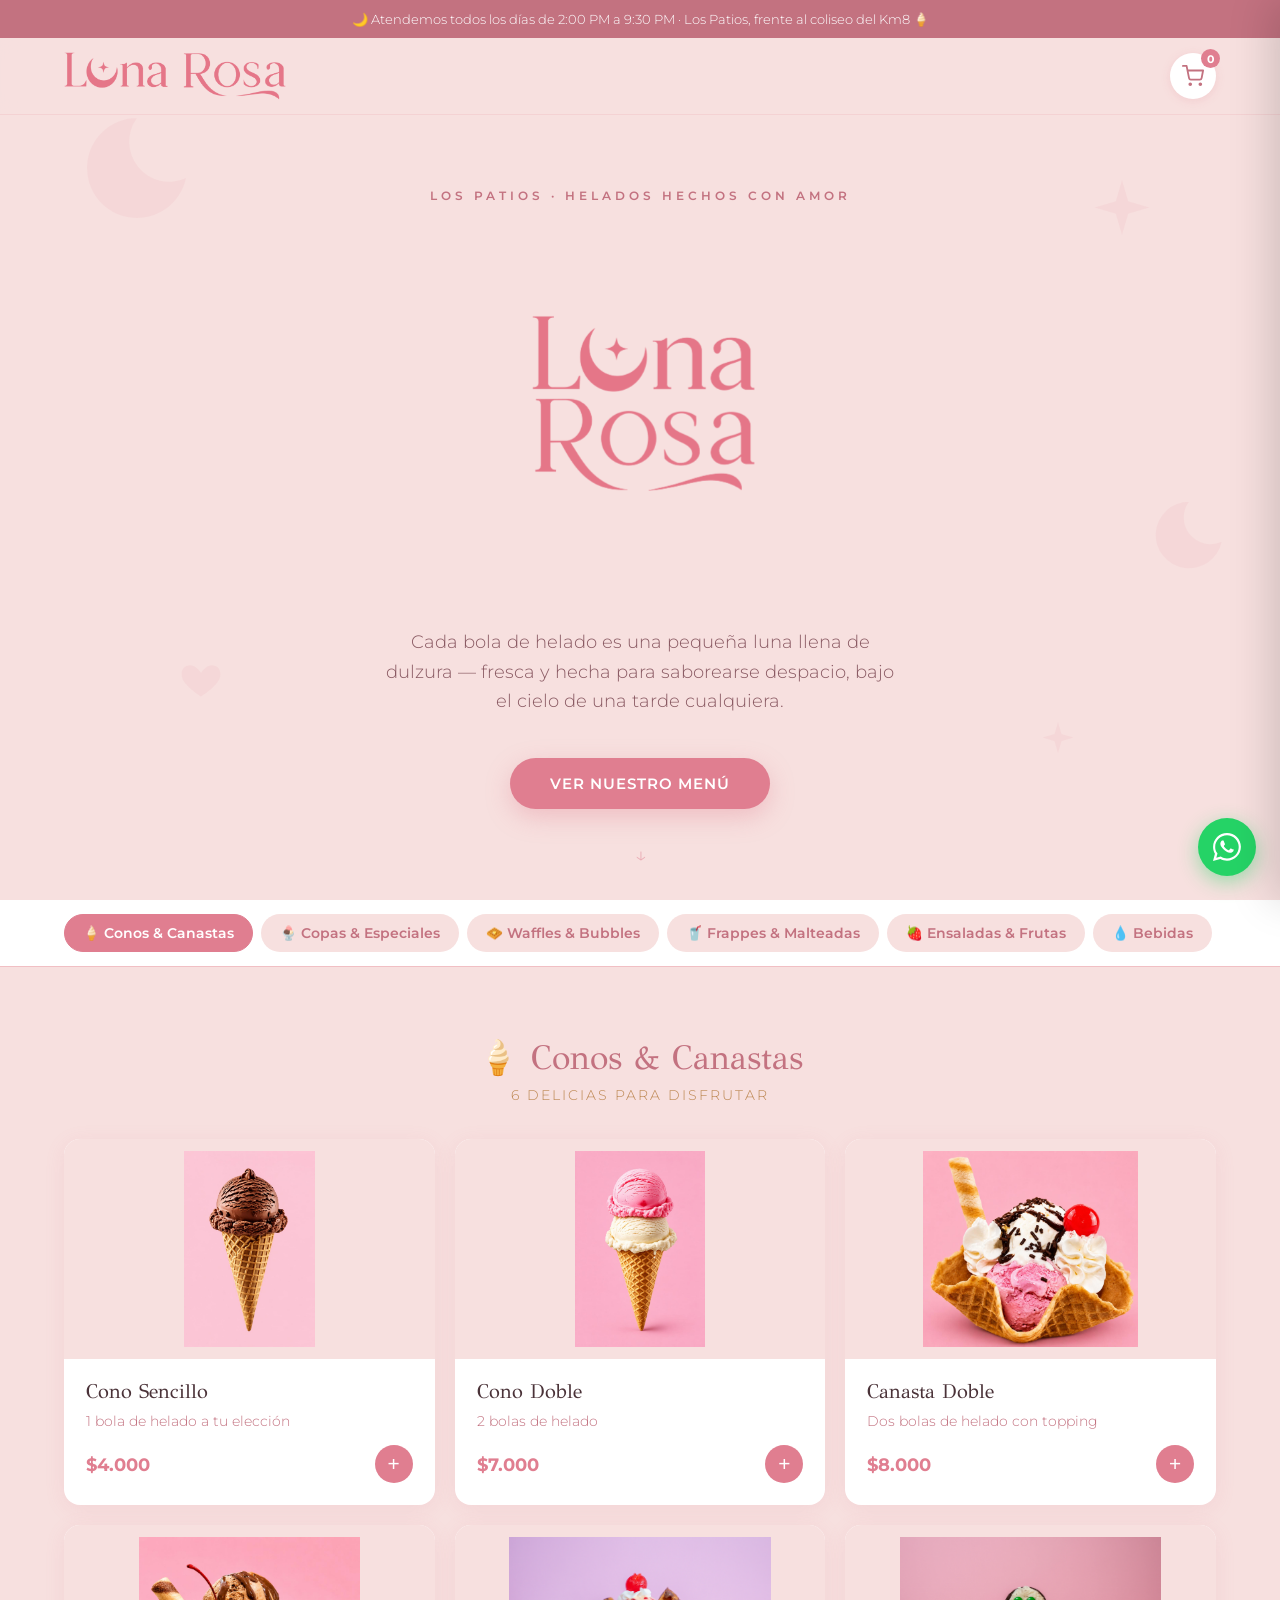
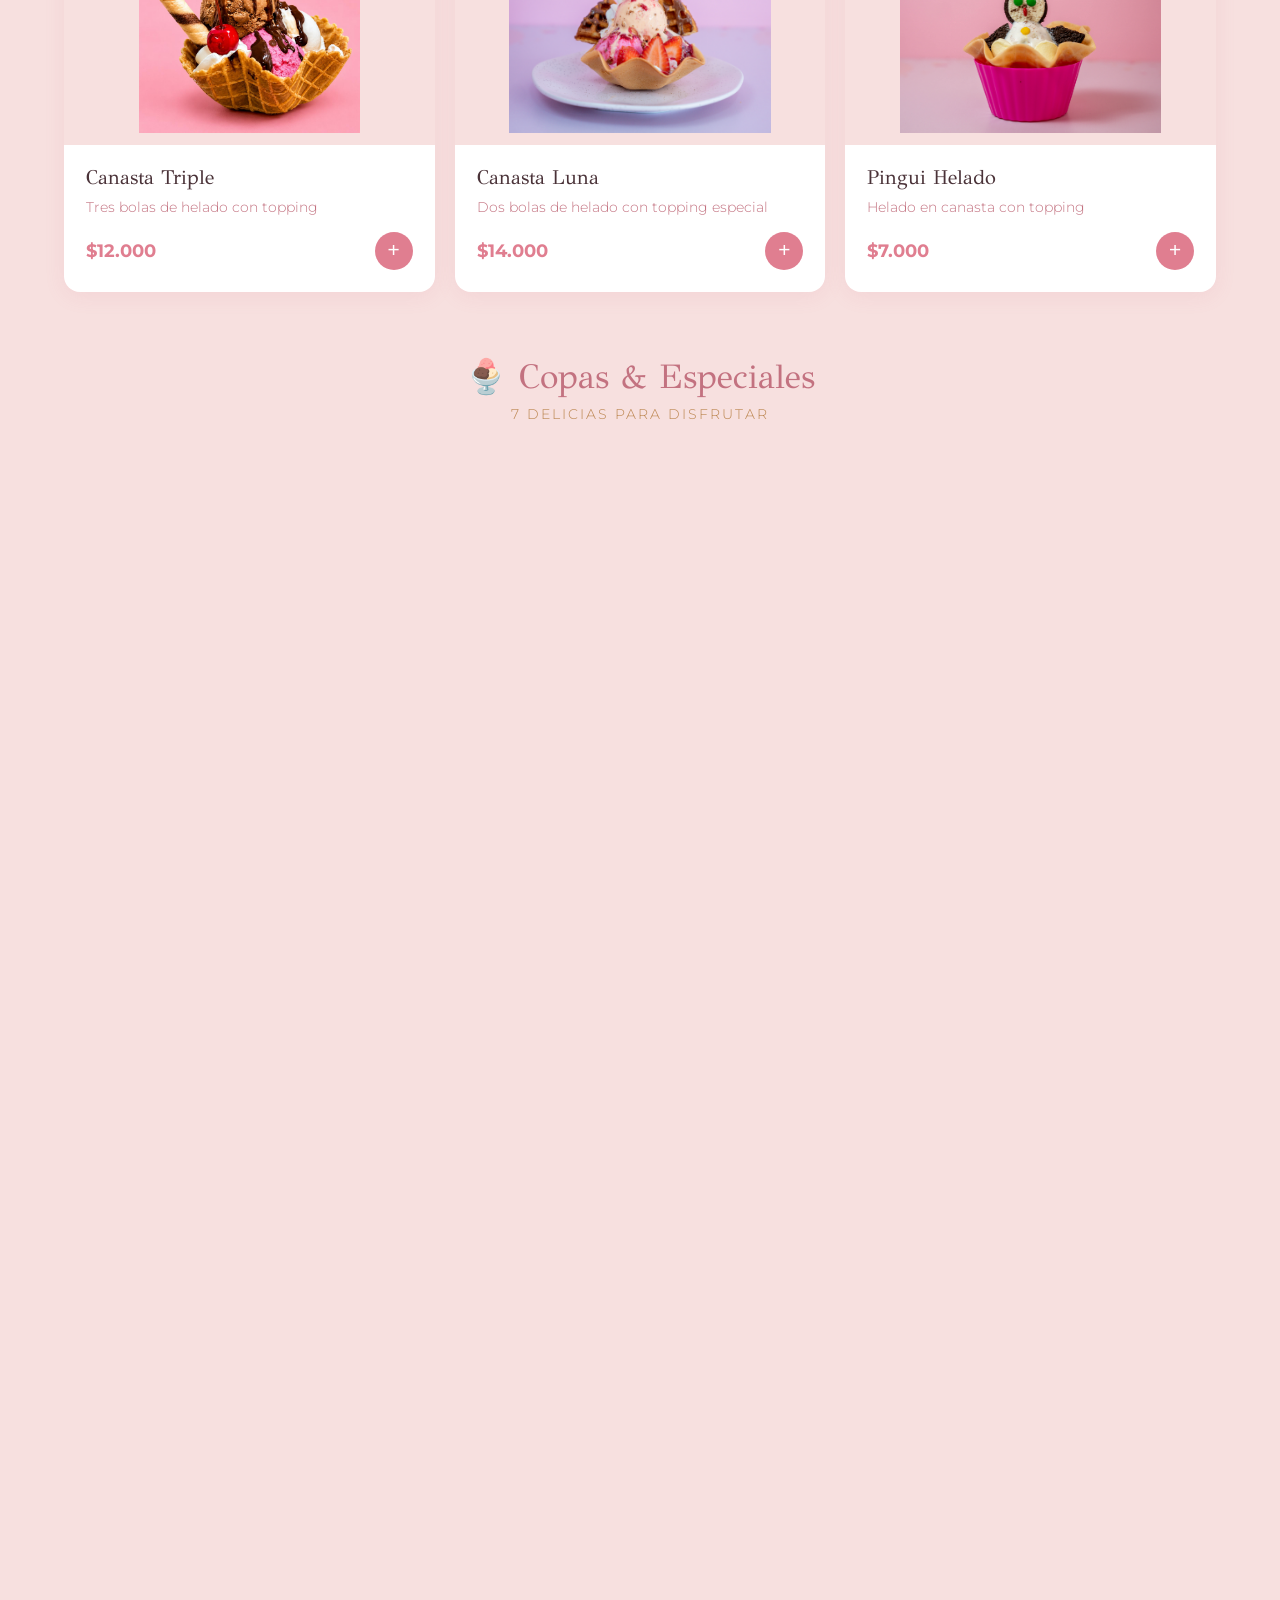
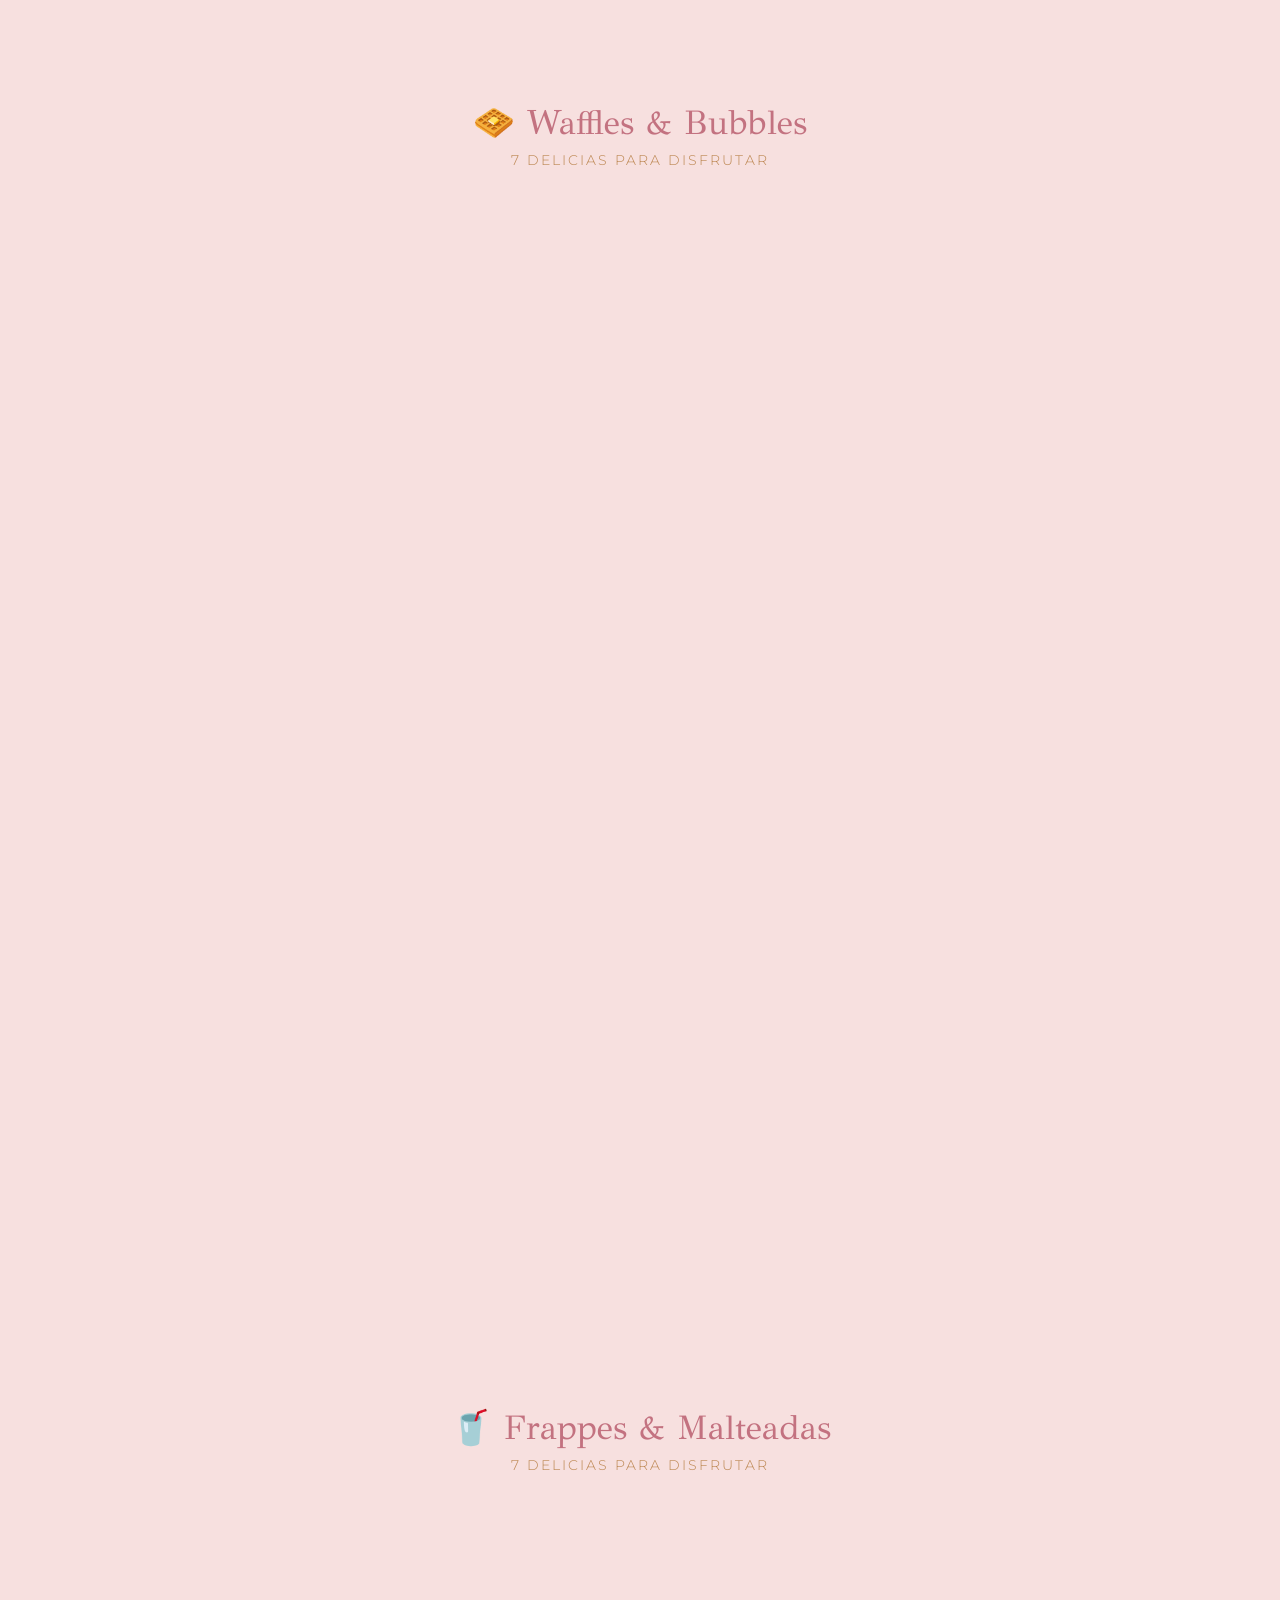
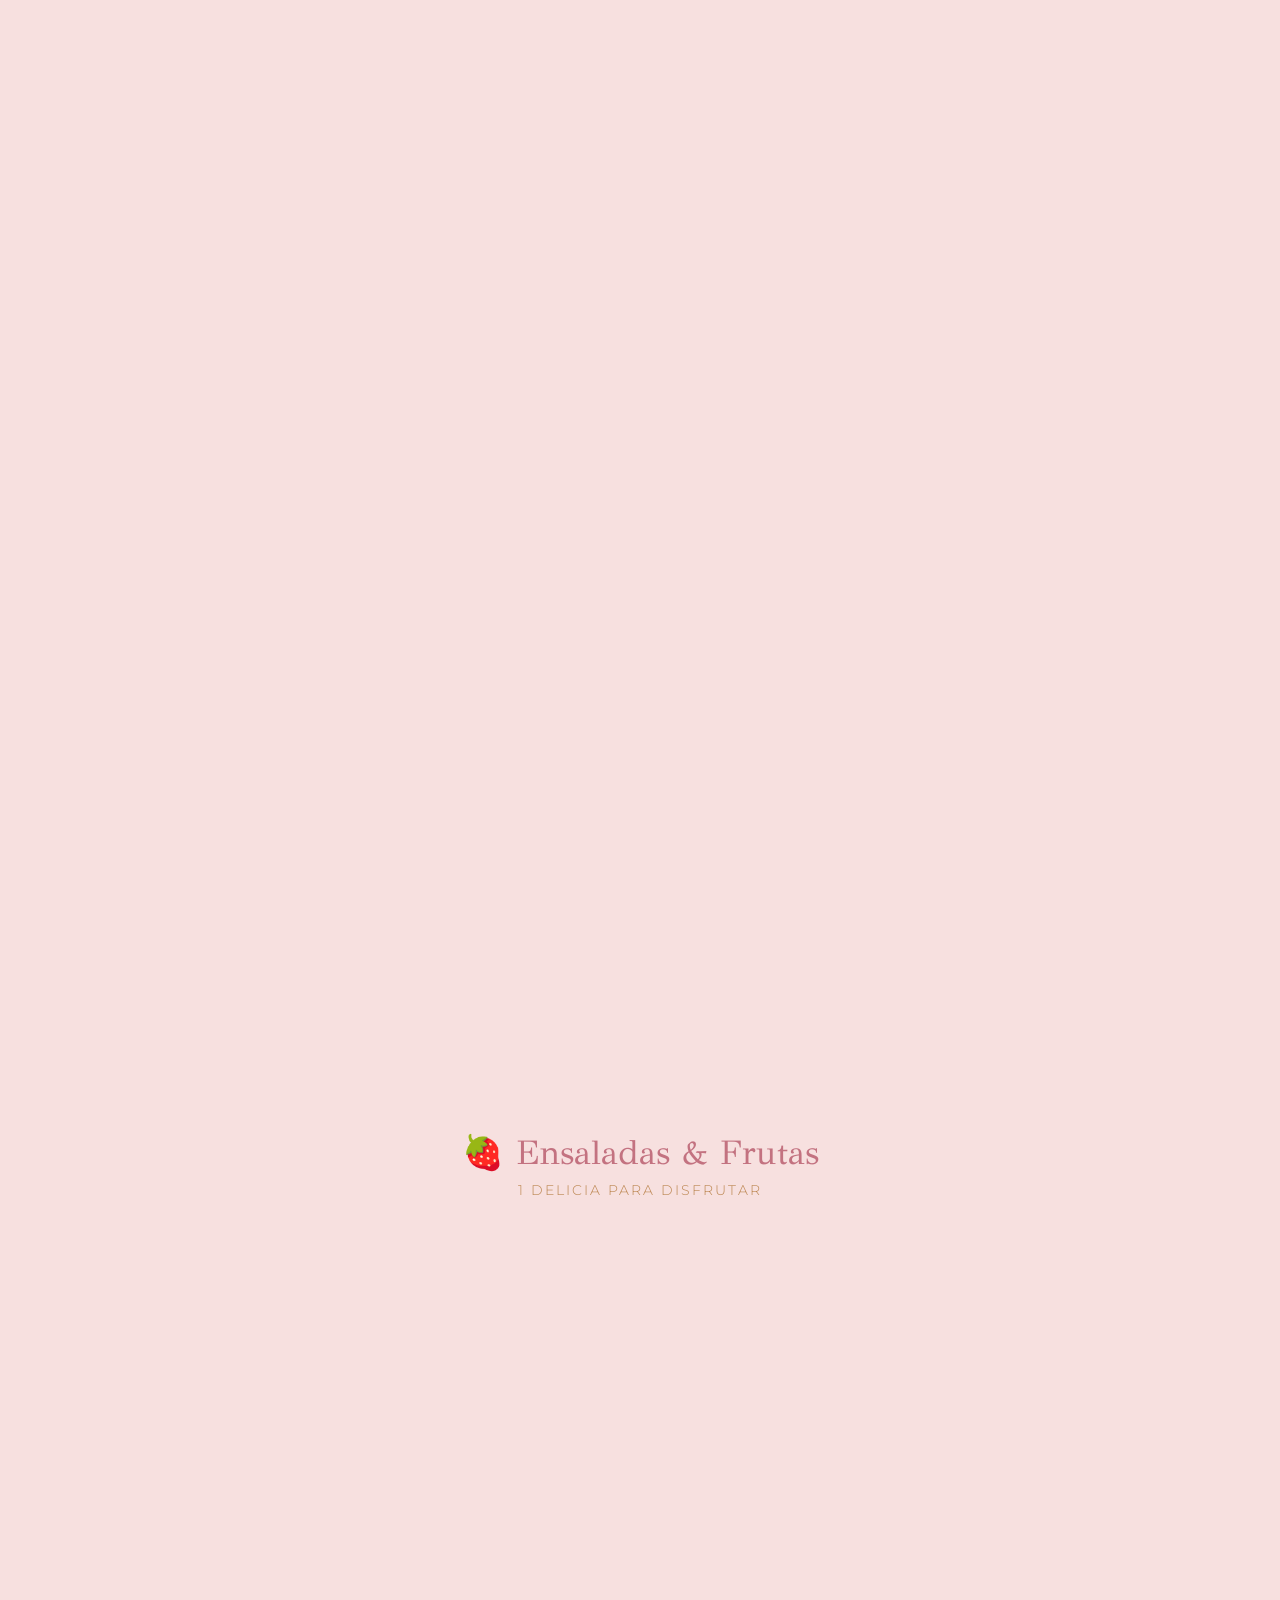
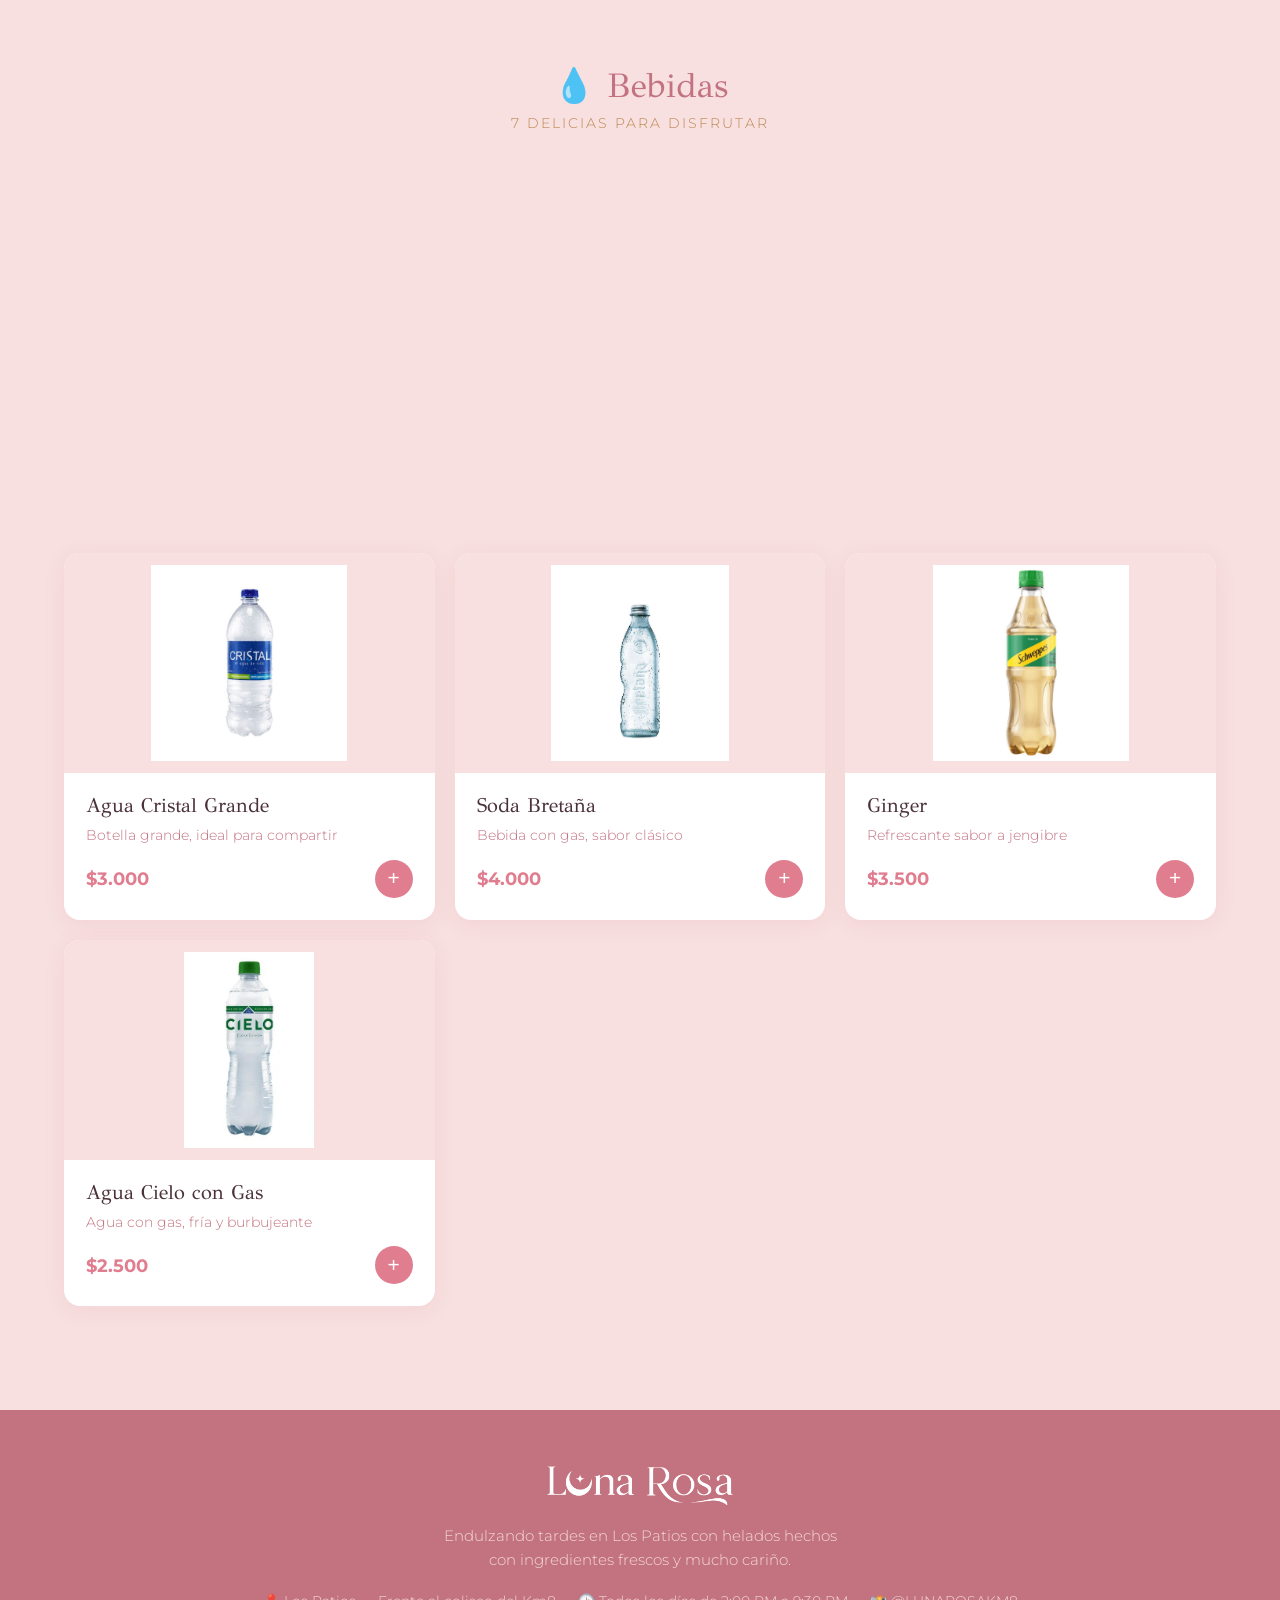
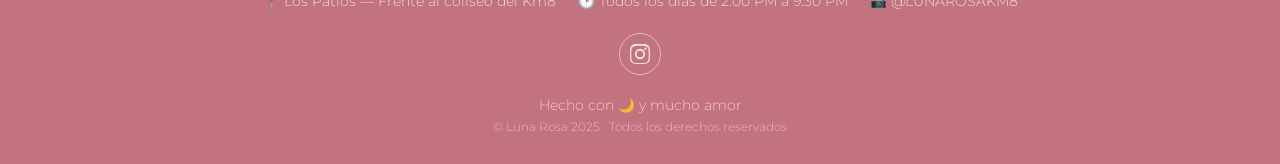
<file: index.html>
<!DOCTYPE html>
<html lang="es">
<head>
<meta charset="UTF-8">
<meta name="viewport" content="width=device-width, initial-scale=1.0">
<title>Luna Rosa · Heladería</title>
<meta name="description" content="Luna Rosa — helados hechos con amor. Conos, copas, waffles, frappes y más.">
<link rel="icon" type="image/png" href="Recursos/LUNAROSAHELADOPNG.png">
<link rel="preconnect" href="https://fonts.googleapis.com">
<link rel="preconnect" href="https://fonts.gstatic.com" crossorigin>
<link href="https://fonts.googleapis.com/css2?family=GFS+Didot&family=Montserrat:wght@300;400;600;700&display=swap" rel="stylesheet">
<style>
  :root{
    --rosa-principal:#e07e90;
    --rosa-medio:#f1bfc4;
    --rosa-claro:#f7e0df;
    --rosa-oscuro:#c37280;
    --dorado:#bd8752;
    --blanco:#ffffff;
    --font-display:'GFS Didot', serif;
    --font-body:'Montserrat', sans-serif;
    --banner-h:38px;
  }
  @media (max-width:700px){ :root{ --banner-h:58px; } }

  *{ box-sizing:border-box; margin:0; padding:0; }

  html{ scroll-behavior:smooth; }

  body{
    font-family:var(--font-body);
    font-weight:300;
    color:#4a3238;
    background:var(--rosa-claro);
    overflow-x:hidden;
  }

  h1,h2,h3,h4{ font-family:var(--font-display); font-weight:400; }

  img{ max-width:100%; display:block; }

  a{ color:inherit; text-decoration:none; }

  ::selection{ background:var(--rosa-principal); color:#fff; }

  /* Scrollbar personalizado */
  ::-webkit-scrollbar{ width:10px; }
  ::-webkit-scrollbar-track{ background:var(--rosa-claro); }
  ::-webkit-scrollbar-thumb{ background:var(--rosa-medio); border-radius:10px; }
  ::-webkit-scrollbar-thumb:hover{ background:var(--rosa-principal); }
  html{ scrollbar-color:var(--rosa-medio) var(--rosa-claro); scrollbar-width:thin; }

  .container{ max-width:1200px; margin:0 auto; padding:0 24px; }
  @media (max-width:768px){ .container{ padding:0 16px; } }

  /* ===== Logo (imagen real, con fallback tipográfico si el PNG no carga) ===== */
  .logo{ display:flex; align-items:center; gap:8px; min-width:0; }
  .logo-img{ height:48px; width:auto; flex-shrink:0; }
  .logo-text-fallback{ display:none; align-items:center; gap:8px; }
  .logo-text-fallback svg{ width:30px; height:30px; flex-shrink:0; }
  .logo-text{ font-family:var(--font-display); font-size:1.5rem; letter-spacing:0.5px; color:var(--rosa-principal); white-space:nowrap; }
  .logo-text small{ display:block; font-family:var(--font-body); font-weight:300; font-size:0.55rem; letter-spacing:3px; color:var(--rosa-oscuro); text-transform:uppercase; margin-top:-4px; }
  .logo.blanco .logo-img{ height:40px; }
  .logo.blanco .logo-text{ color:var(--blanco); }
  .logo.blanco .logo-text small{ color:var(--rosa-claro); opacity:0.85; }
  @media (max-width:480px){ .logo-img{ height:36px; } }

  /* ===== Banner de horario ===== */
  .top-banner{
    position:fixed; top:0; left:0; right:0; z-index:1100;
    width:100%; min-height:var(--banner-h);
    background:var(--rosa-oscuro); color:#fff;
    font-family:var(--font-body); font-weight:300; font-size:13px; line-height:1.4;
    display:flex; align-items:center; justify-content:center;
    text-align:center; padding:8px 14px;
  }
  .top-banner .bt{ display:-webkit-box; -webkit-line-clamp:2; line-clamp:2; -webkit-box-orient:vertical; overflow:hidden; }

  /* ===== Header ===== */
  header{
    position:fixed; top:var(--banner-h); left:0; right:0; z-index:1000;
    background:rgba(247,224,223,0.9);
    backdrop-filter:blur(10px);
    -webkit-backdrop-filter:blur(10px);
    border-bottom:1px solid rgba(224,126,144,0.15);
    transition:background 0.3s;
  }
  header .container{
    display:flex; align-items:center; justify-content:space-between;
    height:76px; flex-wrap:nowrap; gap:12px;
  }
  .cart-btn{
    position:relative; display:flex; align-items:center; justify-content:center;
    width:46px; height:46px; border-radius:50%; flex-shrink:0;
    background:var(--blanco); border:none; cursor:pointer;
    box-shadow:0 2px 10px rgba(224,126,144,0.2);
    transition:transform 0.2s;
  }
  .cart-btn:hover{ transform:scale(1.06); }
  .cart-btn svg{ width:22px; height:22px; stroke:var(--rosa-oscuro); }
  .cart-badge{
    position:absolute; top:-4px; right:-4px;
    background:var(--rosa-principal); color:#fff;
    font-size:0.68rem; font-weight:700; font-family:var(--font-body);
    min-width:19px; height:19px; border-radius:50%;
    display:flex; align-items:center; justify-content:center;
    padding:0 3px;
  }
  .cart-badge.bounce{ animation:bounceBadge 0.4s ease; }
  @keyframes bounceBadge{
    0%{ transform:scale(1); }
    50%{ transform:scale(1.4); }
    100%{ transform:scale(1); }
  }

  /* ===== Hero ===== */
  .hero{
    position:relative;
    min-height:100vh;
    display:flex; flex-direction:column; align-items:center; justify-content:center;
    text-align:center;
    background:var(--rosa-claro);
    overflow:hidden;
    padding:calc(var(--banner-h) + 120px) 24px 60px;
  }
  .decor{ position:absolute; pointer-events:none; opacity:0.08; color:var(--rosa-principal); }
  .decor svg{ width:100%; height:100%; fill:currentColor; }

  .hero-eyebrow{
    font-family:var(--font-body); font-weight:600; letter-spacing:4px; text-transform:uppercase;
    font-size:0.72rem; color:var(--rosa-oscuro); margin-bottom:18px;
    opacity:0; animation:fadeSlideUp 0.9s ease forwards; animation-delay:0.1s;
  }
  .hero h1{
    font-size:clamp(3.2rem, 9vw, 7rem); color:var(--rosa-principal); line-height:1;
    opacity:0; animation:fadeSlideUp 0.9s ease forwards; animation-delay:0.25s;
  }
  .hero-logo{
    display:block; width:100%; max-width:380px; min-width:280px; height:auto; margin:0 auto;
    opacity:0; animation:fadeSlideUp 0.9s ease forwards; animation-delay:0.25s;
  }
  @media (max-width:480px){
    .hero-logo{ max-width:220px; min-width:0; }
  }
  .hero p.tagline{
    max-width:520px; margin:26px auto 0; font-size:1.15rem; font-weight:300;
    color:#8a5a63; line-height:1.6;
    opacity:0; animation:fadeSlideUp 0.9s ease forwards; animation-delay:0.45s;
  }
  .hero-cta{
    margin-top:42px;
    opacity:0; animation:fadeSlideUp 0.9s ease forwards; animation-delay:0.65s;
  }
  @keyframes fadeSlideUp{
    from{ opacity:0; transform:translateY(24px); }
    to{ opacity:1; transform:translateY(0); }
  }

  .btn-primary{
    display:inline-block; background:var(--rosa-principal); color:#fff;
    font-family:var(--font-body); font-weight:600; letter-spacing:1px;
    padding:16px 40px; border-radius:100px; border:none; cursor:pointer;
    font-size:0.95rem; text-transform:uppercase;
    box-shadow:0 8px 24px rgba(224,126,144,0.35);
    transition:transform 0.25s, box-shadow 0.25s, background 0.25s;
  }
  .btn-primary:hover{ transform:translateY(-3px); box-shadow:0 12px 30px rgba(224,126,144,0.45); background:var(--rosa-oscuro); }

  .scroll-hint{
    position:absolute; bottom:32px; left:50%; transform:translateX(-50%);
    font-size:1.4rem; color:var(--rosa-principal); opacity:0.5;
    animation:bob 2s ease-in-out infinite;
  }
  @keyframes bob{
    0%,100%{ transform:translate(-50%,0); }
    50%{ transform:translate(-50%,8px); }
  }

  /* ===== Category Nav ===== */
  .cat-nav{
    position:sticky; top:calc(var(--banner-h) + 76px); z-index:900;
    background:var(--blanco);
    border-bottom:1px solid var(--rosa-medio);
    overflow-x:auto;
    scrollbar-width:none;
  }
  .cat-nav::-webkit-scrollbar{ display:none; }
  .cat-nav-inner{
    display:flex; gap:8px; padding:14px 24px; max-width:1200px; margin:0 auto;
    white-space:nowrap;
  }
  .cat-pill{
    font-family:var(--font-body); font-weight:600; font-size:0.85rem;
    padding:10px 18px; border-radius:100px; border:1.5px solid transparent;
    background:var(--rosa-claro); color:var(--rosa-oscuro); cursor:pointer;
    transition:all 0.25s; flex-shrink:0;
  }
  .cat-pill:hover{ background:var(--rosa-medio); }
  .cat-pill.active{ background:var(--rosa-principal); color:#fff; border-color:var(--rosa-principal); }

  /* ===== Menu ===== */
  .menu-section{ padding:70px 0 40px; position:relative; }
  .menu-section:nth-of-type(even){ background:var(--blanco); }

  .cat-block{ margin-bottom:64px; scroll-margin-top:150px; }
  .cat-title{ font-size:2.1rem; color:var(--rosa-oscuro); text-align:center; margin-bottom:8px; }
  .cat-sub{ text-align:center; color:var(--dorado); font-size:0.85rem; letter-spacing:2px; text-transform:uppercase; margin-bottom:36px; }
  /* Sección apagada desde el panel: visible pero atenuada, sin poder pedir */
  .cat-off-tag{
    display:block; width:max-content; max-width:100%; margin:0 auto 10px;
    background:var(--rosa-oscuro); color:#fff; font-family:var(--font-body);
    font-weight:600; font-size:0.72rem; letter-spacing:1px; text-transform:uppercase;
    padding:5px 14px; border-radius:100px;
  }
  .cat-block.cat-off .cat-title, .cat-block.cat-off .cat-sub{ opacity:0.5; }
  .cat-pill.off{ opacity:0.5; }

  .grid{
    display:grid; grid-template-columns:repeat(3, 1fr); grid-template-rows:auto;
    align-items:stretch; gap:20px;
    max-width:1200px; margin:0 auto;
  }
  @media (max-width:900px){ .grid{ grid-template-columns:repeat(2,1fr); } }
  @media (max-width:600px){ .grid{ grid-template-columns:1fr; } }

  .card{
    background:var(--blanco); border-radius:16px; overflow:hidden;
    box-shadow:0 4px 20px rgba(224,126,144,0.12);
    transition:transform 0.3s, box-shadow 0.3s;
    opacity:0; transform:translateY(30px);
    display:flex; flex-direction:column; height:100%;
    cursor:pointer;
  }
  .card.visible{ animation:cardIn 0.6s ease forwards; }
  @keyframes cardIn{ to{ opacity:1; transform:translateY(0); } }
  .card:hover{ transform:translateY(-4px); box-shadow:0 14px 34px rgba(224,126,144,0.24); }

  .card-img-wrap{
    width:100%; height:220px; background:var(--rosa-claro); flex-shrink:0;
    display:flex; align-items:center; justify-content:center;
    padding:12px; box-sizing:border-box; overflow:hidden;
  }
  .card-img{
    width:100%; height:100%; object-fit:contain; object-position:center; display:block;
  }
  .card-img-wrap.placeholder svg{ width:64px; height:64px; opacity:0.55; }
  .card-img-wrap{ position:relative; }

  /* Producto agotado: atenuado y con etiqueta, no se puede pedir */
  .card.agotado .card-img-wrap, .card.agotado .card-body{ opacity:0.5; }
  .card.agotado{ cursor:default; }
  .agotado-tag{
    position:absolute; top:12px; left:12px; z-index:1;
    background:var(--rosa-oscuro); color:#fff; font-family:var(--font-body);
    font-weight:600; font-size:0.72rem; letter-spacing:1px; text-transform:uppercase;
    padding:5px 12px; border-radius:100px;
  }
  .add-btn:disabled{ background:var(--rosa-medio); cursor:not-allowed; transform:none; }
  .menu-cargando{ text-align:center; color:var(--rosa-oscuro); padding:40px 0; font-size:0.95rem; }

  .card-body{
    padding:20px 22px 22px; flex:1;
    display:flex; flex-direction:column; justify-content:space-between;
  }
  .card-body h3{ font-size:1.25rem; color:#4a3238; margin-bottom:6px; }
  .card-body p{ font-size:0.85rem; color:var(--rosa-oscuro); line-height:1.5; margin-bottom:14px; }

  .card-footer{ display:flex; align-items:center; justify-content:space-between; margin-top:auto; }
  .price{ font-weight:700; color:var(--rosa-principal); font-size:1.1rem; font-family:var(--font-body); }

  .add-btn{
    width:38px; height:38px; border-radius:50%; border:none; background:var(--rosa-principal);
    color:#fff; font-size:1.3rem; cursor:pointer; line-height:1;
    display:flex; align-items:center; justify-content:center;
    transition:background 0.2s, transform 0.15s;
  }
  .add-btn:hover{ background:var(--rosa-oscuro); transform:scale(1.08); }

  .qty-control{
    display:flex; align-items:center; gap:10px;
    background:var(--rosa-claro); border-radius:100px; padding:4px 6px;
  }
  .qty-control button{
    width:28px; height:28px; border-radius:50%; border:none; background:var(--rosa-principal);
    color:#fff; font-size:1rem; cursor:pointer; display:flex; align-items:center; justify-content:center;
  }
  .qty-control button:hover{ background:var(--rosa-oscuro); }
  .qty-control span{ min-width:16px; text-align:center; font-weight:600; font-size:0.9rem; }

  /* ===== Cart Panel ===== */
  .overlay{
    position:fixed; inset:0; background:rgba(74,50,56,0.45);
    z-index:1500; opacity:0; pointer-events:none; transition:opacity 0.3s;
  }
  .overlay.open{ opacity:1; pointer-events:auto; }

  .cart-panel{
    position:fixed; top:0; right:0; height:100%; width:420px; max-width:92vw;
    background:var(--blanco); border-left:4px solid var(--rosa-principal);
    z-index:1600; display:flex; flex-direction:column;
    transform:translateX(100%); transition:transform 0.35s cubic-bezier(.4,0,.2,1);
    box-shadow:-10px 0 40px rgba(0,0,0,0.15);
  }
  .cart-panel.open{ transform:translateX(0); }

  .cart-header{
    display:flex; align-items:center; justify-content:space-between;
    padding:24px 24px 18px; border-bottom:1px solid var(--rosa-claro);
  }
  .cart-header h2{ font-size:1.5rem; color:var(--rosa-principal); }
  .cart-close{ background:none; border:none; font-size:1.4rem; cursor:pointer; color:var(--rosa-oscuro); }

  .cart-items{ flex:1; overflow-y:auto; padding:14px 24px; }
  .cart-empty{ text-align:center; padding:60px 20px; color:var(--rosa-oscuro); }
  .cart-empty svg{ width:56px; height:56px; margin:0 auto 14px; opacity:0.4; }

  .cart-item{
    display:flex; gap:14px; padding:14px 0; border-bottom:1px solid var(--rosa-claro);
    align-items:center;
  }
  .cart-item img, .cart-item .ci-placeholder{
    width:60px; height:60px; border-radius:10px; object-fit:cover; background:var(--rosa-medio); flex-shrink:0;
  }
  .cart-item .ci-placeholder{ display:flex; align-items:center; justify-content:center; }
  .cart-item .ci-placeholder svg{ width:28px; height:28px; opacity:0.6; }
  .ci-info{ flex:1; min-width:0; }
  .ci-info h4{ font-family:var(--font-body); font-weight:600; font-size:0.92rem; margin-bottom:2px; }
  .ci-info .ci-sub{ font-size:0.78rem; color:var(--rosa-oscuro); }
  .ci-controls{ display:flex; align-items:center; gap:8px; margin-top:6px; }
  .ci-controls button{
    width:24px; height:24px; border-radius:50%; border:none; background:var(--rosa-claro);
    color:var(--rosa-oscuro); cursor:pointer; font-size:0.9rem; display:flex; align-items:center; justify-content:center;
  }
  .ci-controls button:hover{ background:var(--rosa-medio); }
  .ci-remove{
    background:none; border:none; cursor:pointer; color:var(--rosa-oscuro); opacity:0.6; font-size:1.1rem;
    align-self:flex-start;
  }
  .ci-remove:hover{ opacity:1; color:var(--rosa-principal); }

  .cart-footer{ padding:20px 24px 26px; border-top:1px solid var(--rosa-claro); }
  .cart-total{ display:flex; justify-content:space-between; align-items:baseline; margin-bottom:18px; }
  .cart-total span:first-child{ font-family:var(--font-body); font-size:0.9rem; color:var(--rosa-oscuro); text-transform:uppercase; letter-spacing:1px; }
  .cart-total span:last-child{ font-family:var(--font-display); font-size:1.9rem; color:var(--rosa-principal); }

  .whatsapp-order-btn{
    display:flex; align-items:center; justify-content:center; gap:8px;
    width:100%; background:var(--rosa-principal); color:#fff; border:none;
    padding:16px; border-radius:100px; font-family:var(--font-body); font-weight:600;
    font-size:1rem; cursor:pointer; transition:background 0.2s, transform 0.2s;
  }
  .whatsapp-order-btn:hover{ background:var(--rosa-oscuro); transform:translateY(-2px); }
  .whatsapp-order-btn:disabled{ opacity:0.5; cursor:not-allowed; transform:none; }
  .cart-aviso, .cart-nota{
    margin-bottom:14px; padding:10px 14px; border-radius:12px; text-align:center;
    background:var(--rosa-claro); border:1px solid var(--rosa-medio);
    color:var(--rosa-oscuro); font-size:0.85rem; line-height:1.5;
  }
  .cart-aviso[hidden], .cart-nota[hidden]{ display:none; }

  @media (max-width:640px){
    .cart-panel{
      width:100%; max-width:100%; height:90vh; top:auto; bottom:0; right:0;
      border-left:none; border-top:4px solid var(--rosa-principal);
      border-radius:24px 24px 0 0;
      transform:translateY(100%);
    }
    .cart-panel.open{ transform:translateY(0); }
  }

  /* ===== Modal de producto ===== */
  .modal-overlay{
    position:fixed; inset:0; background:rgba(0,0,0,0.4);
    backdrop-filter:blur(6px); -webkit-backdrop-filter:blur(6px);
    z-index:1700; opacity:0; pointer-events:none; transition:opacity 0.25s;
  }
  .modal-overlay.open{ opacity:1; pointer-events:auto; }

  .product-modal{
    position:fixed; top:50%; left:50%;
    transform:translate(-50%,-50%) scale(0.92);
    width:480px; max-width:92vw; max-height:88vh; overflow-y:auto;
    background:var(--blanco); border-radius:20px;
    z-index:1800; opacity:0; pointer-events:none;
    transition:opacity 0.25s ease, transform 0.25s ease;
    box-shadow:0 20px 60px rgba(0,0,0,0.25);
  }
  .product-modal.open{ opacity:1; pointer-events:auto; transform:translate(-50%,-50%) scale(1); }

  .modal-drag-handle{
    display:none; width:44px; height:5px; border-radius:100px;
    background:var(--rosa-medio); margin:10px auto 0;
  }

  .modal-close{
    position:absolute; top:16px; right:16px; z-index:2;
    width:38px; height:38px; border-radius:50%; border:none;
    background:rgba(255,255,255,0.9); color:var(--rosa-oscuro);
    font-size:1.2rem; cursor:pointer; display:flex; align-items:center; justify-content:center;
    box-shadow:0 2px 10px rgba(0,0,0,0.15);
    transition:background 0.2s, transform 0.2s;
  }
  .modal-close:hover{ background:var(--rosa-principal); color:#fff; transform:scale(1.06); }

  .modal-img-wrap{
    width:100%; height:320px; background:var(--rosa-claro);
    display:flex; align-items:center; justify-content:center;
    padding:16px; box-sizing:border-box; overflow:hidden;
  }
  .modal-img{ width:100%; height:100%; object-fit:contain; object-position:center; display:block; }
  .modal-img-wrap.placeholder svg{ width:80px; height:80px; opacity:0.55; }
  @media (max-width:640px){
    .modal-img-wrap{ height:280px; }
  }

  .modal-body{ padding:26px 28px 30px; }
  .modal-body h3{ font-size:1.8rem; color:#4a3238; margin-bottom:10px; }
  .modal-body p.modal-desc{ font-size:0.95rem; color:var(--rosa-oscuro); line-height:1.6; margin-bottom:20px; }
  .modal-price{ font-weight:700; color:var(--rosa-principal); font-size:1.5rem; font-family:var(--font-body); margin-bottom:24px; display:block; }

  .modal-actions{ display:flex; align-items:center; gap:16px; }
  .modal-qty{
    display:flex; align-items:center; gap:14px;
    background:var(--rosa-claro); border-radius:100px; padding:6px 10px;
  }
  .modal-qty button{
    width:34px; height:34px; border-radius:50%; border:none; background:var(--rosa-principal);
    color:#fff; font-size:1.1rem; cursor:pointer; display:flex; align-items:center; justify-content:center;
    transition:background 0.2s;
  }
  .modal-qty button:hover{ background:var(--rosa-oscuro); }
  .modal-qty span{ min-width:20px; text-align:center; font-weight:600; font-size:1rem; }

  .modal-add-btn{
    flex:1; background:var(--rosa-principal); color:#fff; border:none;
    padding:15px; border-radius:100px; font-family:var(--font-body); font-weight:600;
    font-size:0.95rem; cursor:pointer; transition:background 0.2s, transform 0.2s;
  }
  .modal-add-btn:hover{ background:var(--rosa-oscuro); transform:translateY(-2px); }
  .modal-add-btn:disabled{ background:var(--rosa-medio); cursor:not-allowed; transform:none; }

  @media (max-width:640px){
    .product-modal{ width:95%; max-width:95vw; }
    .modal-drag-handle{ display:block; }
  }

  /* ===== Floating WhatsApp ===== */
  .fab-whatsapp{
    position:fixed; bottom:24px; right:24px; z-index:1400;
    width:58px; height:58px; border-radius:50%; background:#25D366;
    display:flex; align-items:center; justify-content:center;
    box-shadow:0 6px 20px rgba(37,211,102,0.45);
    transition:transform 0.25s;
  }
  .fab-whatsapp:hover{ transform:scale(1.08); }
  .fab-whatsapp svg{ width:28px; height:28px; fill:#fff; }

  /* ===== Footer ===== */
  footer{
    background:var(--rosa-oscuro); color:var(--rosa-claro);
    padding:56px 24px 30px; text-align:center;
  }
  footer .logo{ justify-content:center; margin-bottom:18px; }
  footer .tagline{ font-weight:300; font-size:0.95rem; max-width:400px; margin:0 auto 20px; line-height:1.6; opacity:0.95; }

  .footer-info{
    display:flex; flex-wrap:wrap; align-items:center; justify-content:center;
    gap:10px 22px; margin-bottom:24px; font-size:0.85rem; font-weight:300; opacity:0.95;
  }
  .footer-info a{ transition:opacity 0.2s; }
  .footer-info a:hover{ opacity:0.75; text-decoration:underline; }
  .footer-info span{ display:inline-flex; align-items:center; gap:6px; }

  .footer-social{
    display:inline-flex; align-items:center; justify-content:center;
    width:42px; height:42px; border-radius:50%; border:1.5px solid rgba(255,255,255,0.5);
    margin-bottom:22px; transition:background 0.2s, border-color 0.2s;
  }
  .footer-social:hover{ background:rgba(255,255,255,0.15); border-color:#fff; }
  .footer-social svg{ width:20px; height:20px; fill:var(--rosa-claro); }
  .footer-made{ font-size:0.85rem; opacity:0.85; margin-bottom:6px; }
  .footer-copy{ font-size:0.75rem; opacity:0.65; }

  /* Custom cursor (desktop only) */
  .cursor-moon{ display:none; }
  @media (hover:hover) and (pointer:fine){
    .cursor-moon{
      display:block;
      position:fixed; top:0; left:0; width:22px; height:22px; pointer-events:none;
      z-index:9999; transform:translate(-50%,-50%); opacity:0; transition:opacity 0.3s;
    }
    .cursor-moon.active{ opacity:0.85; }
  }
</style>
</head>
<body>

<!-- Cursor decorativo -->
<svg class="cursor-moon" id="cursorMoon" viewBox="0 0 24 24">
  <path fill="#e07e90" d="M12 2a10 10 0 1 0 9.8 12 8 8 0 0 1-9.8-12z"/>
</svg>

<!-- ===== BANNER DE HORARIO ===== -->
<div class="top-banner"><span class="bt" id="bannerTexto">🌙 Atendemos todos los días de 2:00 PM a 9:30 PM · Los Patios, frente al coliseo del Km8 🍦</span></div>

<!-- ===== HEADER ===== -->
<header>
  <div class="container">
    <div class="logo">
      <img class="logo-img" src="Recursos/LUNAROSA2PNG-trim.png" alt="Luna Rosa" onerror="this.style.display='none'; this.nextElementSibling.style.display='flex';">
      <span class="logo-text-fallback">
        <svg viewBox="0 0 24 24"><path fill="#e07e90" d="M12 2a10 10 0 1 0 9.8 12 8 8 0 0 1-9.8-12z"/></svg>
        <span class="logo-text">Luna Rosa<small>Heladería</small></span>
      </span>
    </div>
    <button class="cart-btn" id="cartBtn" aria-label="Abrir carrito">
      <svg viewBox="0 0 24 24" fill="none" stroke-width="2" stroke-linecap="round" stroke-linejoin="round"><circle cx="9" cy="21" r="1"/><circle cx="20" cy="21" r="1"/><path d="M1 1h4l2.68 13.39a2 2 0 0 0 2 1.61h9.72a2 2 0 0 0 2-1.61L23 6H6"/></svg>
      <span class="cart-badge" id="cartBadge">0</span>
    </button>
  </div>
</header>

<!-- ===== HERO ===== -->
<section class="hero">
  <div class="decor" style="width:120px; height:120px; top:12%; left:6%;">
    <svg viewBox="0 0 24 24"><path d="M12 2a10 10 0 1 0 9.8 12 8 8 0 0 1-9.8-12z"/></svg>
  </div>
  <div class="decor" style="width:60px; height:60px; top:20%; right:10%;">
    <svg viewBox="0 0 24 24"><path d="M12 0l2.5 8.5L23 11l-8.5 2.5L12 22l-2.5-8.5L1 11l8.5-2.5z"/></svg>
  </div>
  <div class="decor" style="width:44px; height:44px; bottom:22%; left:14%;">
    <svg viewBox="0 0 24 24"><path d="M12 21s-7.5-4.6-10-9.3C.4 8 2 4 6 4c2.2 0 3.7 1.2 6 4 2.3-2.8 3.8-4 6-4 4 0 5.6 4 4 7.7C19.5 16.4 12 21 12 21z"/></svg>
  </div>
  <div class="decor" style="width:34px; height:34px; bottom:16%; right:16%;">
    <svg viewBox="0 0 24 24"><path d="M12 0l2.5 8.5L23 11l-8.5 2.5L12 22l-2.5-8.5L1 11l8.5-2.5z"/></svg>
  </div>
  <div class="decor" style="width:80px; height:80px; top:55%; right:4%;">
    <svg viewBox="0 0 24 24"><path d="M12 2a10 10 0 1 0 9.8 12 8 8 0 0 1-9.8-12z"/></svg>
  </div>

  <p class="hero-eyebrow">Los Patios · Helados hechos con amor</p>
  <img class="hero-logo" src="Recursos/LUNAROSAPNG.png" alt="Luna Rosa" onerror="this.outerHTML='<h1>Luna Rosa</h1>';">
  <p class="tagline">Cada bola de helado es una pequeña luna llena de dulzura — fresca y hecha para saborearse despacio, bajo el cielo de una tarde cualquiera.</p>
  <div class="hero-cta">
    <a href="#menu" class="btn-primary">Ver nuestro menú</a>
  </div>
  <span class="scroll-hint">↓</span>
</section>

<!-- ===== MENÚ ===== -->
<div class="cat-nav" id="catNav">
  <div class="cat-nav-inner" id="catNavInner"><!-- las categorías se pintan desde los datos --></div>
</div>

<main id="menu" class="menu-section">
  <div class="container" id="menuContainer"></div>
</main>

<!-- ===== OVERLAY + CARRITO ===== -->
<div class="overlay" id="overlay"></div>
<aside class="cart-panel" id="cartPanel">
  <div class="cart-header">
    <h2>Tu pedido</h2>
    <button class="cart-close" id="cartClose" aria-label="Cerrar carrito">✕</button>
  </div>
  <div class="cart-items" id="cartItems"></div>
  <div class="cart-footer">
    <div class="cart-total">
      <span>Total</span>
      <span id="cartTotal">$0</span>
    </div>
    <div class="cart-nota" id="cartNota" hidden></div>
    <div class="cart-aviso" id="cartAviso" hidden></div>
    <button class="whatsapp-order-btn" id="whatsappBtn" disabled>
      Pedir por WhatsApp 🛵
    </button>
  </div>
</aside>

<!-- ===== MODAL DE PRODUCTO ===== -->
<div class="modal-overlay" id="modalOverlay"></div>
<div class="product-modal" id="productModal">
  <div class="modal-drag-handle" id="modalDragHandle"></div>
  <button class="modal-close" id="modalClose" aria-label="Cerrar">✕</button>
  <div id="modalContent"></div>
</div>

<!-- ===== WHATSAPP FLOTANTE ===== -->
<a class="fab-whatsapp" href="https://wa.me/573205589191" target="_blank" rel="noopener" aria-label="Escríbenos por WhatsApp">
  <svg viewBox="0 0 32 32"><path d="M16 0C7.2 0 .1 7.1.1 15.9c0 2.8.7 5.5 2.1 7.9L0 32l8.4-2.2c2.3 1.3 4.9 1.9 7.6 1.9 8.8 0 15.9-7.1 15.9-15.9C31.9 7.1 24.8 0 16 0zm0 29c-2.4 0-4.7-.6-6.7-1.8l-.5-.3-5 1.3 1.3-4.9-.3-.5C3.2 21 2.5 18.5 2.5 15.9 2.5 8.5 8.5 2.5 16 2.5c7.4 0 13.4 6 13.4 13.4S23.4 29 16 29zm7.3-9.9c-.4-.2-2.4-1.2-2.7-1.3-.4-.1-.6-.2-.9.2-.3.4-1 1.3-1.2 1.5-.2.3-.4.3-.8.1-.4-.2-1.6-.6-3.1-1.9-1.1-1-1.9-2.2-2.1-2.6-.2-.4 0-.6.2-.8.2-.2.4-.4.5-.7.2-.2.2-.4.4-.6.1-.2.1-.5 0-.7-.1-.2-.9-2.2-1.2-3-.3-.8-.7-.7-.9-.7h-.8c-.2 0-.6.1-1 .5-.3.4-1.3 1.3-1.3 3.1 0 1.8 1.3 3.6 1.5 3.9.2.3 2.6 4 6.3 5.5.9.4 1.6.6 2.1.8.9.3 1.7.2 2.4.1.7-.1 2.4-1 2.7-1.9.3-.9.3-1.7.2-1.9-.1-.2-.3-.3-.7-.5z"/></svg>
</a>

<!-- ===== FOOTER ===== -->
<footer>
  <div class="logo blanco">
    <img class="logo-img" src="Recursos/LUNAROSABLANCO2PNG-trim.png" alt="Luna Rosa" onerror="this.style.display='none'; this.nextElementSibling.style.display='flex';">
    <span class="logo-text-fallback">
      <svg viewBox="0 0 24 24"><path fill="#ffffff" d="M12 2a10 10 0 1 0 9.8 12 8 8 0 0 1-9.8-12z"/></svg>
      <span class="logo-text">Luna Rosa<small>Heladería</small></span>
    </span>
  </div>
  <p class="tagline">Endulzando tardes en Los Patios con helados hechos con ingredientes frescos y mucho cariño.</p>
  <div class="footer-info">
    <span>📍 Los Patios — Frente al coliseo del Km8</span>
    <span id="footerHorario">🕑 Todos los días de 2:00 PM a 9:30 PM</span>
    <a href="https://instagram.com/lunarosakm8" target="_blank" rel="noopener">📸 @LUNAROSAKM8</a>
  </div>
  <a href="https://instagram.com/lunarosakm8" target="_blank" rel="noopener" class="footer-social" aria-label="Instagram">
    <svg viewBox="0 0 24 24"><path d="M12 2.2c3.2 0 3.6 0 4.9.1 1.2.1 2 .3 2.4.5.6.2 1 .5 1.5 1 .4.4.7.9 1 1.5.2.4.4 1.2.5 2.4.1 1.3.1 1.7.1 4.9s0 3.6-.1 4.9c-.1 1.2-.3 2-.5 2.4-.2.6-.5 1-1 1.5-.4.4-.9.7-1.5 1-.4.2-1.2.4-2.4.5-1.3.1-1.7.1-4.9.1s-3.6 0-4.9-.1c-1.2-.1-2-.3-2.4-.5-.6-.2-1-.5-1.5-1-.4-.4-.7-.9-1-1.5-.2-.4-.4-1.2-.5-2.4-.1-1.3-.1-1.7-.1-4.9s0-3.6.1-4.9c.1-1.2.3-2 .5-2.4.2-.6.5-1 1-1.5.4-.4.9-.7 1.5-1 .4-.2 1.2-.4 2.4-.5 1.3-.1 1.7-.1 4.9-.1M12 0C8.7 0 8.3 0 7 .1 5.7.1 4.7.3 4 .6c-.8.3-1.5.7-2.1 1.4C1.2 2.6.8 3.3.5 4.1.2 4.8 0 5.8 0 7.1 0 8.4 0 8.8 0 12s0 3.6.1 4.9c.1 1.3.2 2.3.5 3 .3.8.7 1.5 1.4 2.1.7.7 1.4 1.1 2.1 1.4.8.3 1.7.5 3 .5C8.4 24 8.8 24 12 24s3.6 0 4.9-.1c1.3-.1 2.3-.2 3-.5.8-.3 1.5-.7 2.1-1.4.7-.7 1.1-1.4 1.4-2.1.3-.8.5-1.7.5-3 .1-1.3.1-1.7.1-4.9s0-3.6-.1-4.9c-.1-1.3-.2-2.3-.5-3-.3-.8-.7-1.5-1.4-2.1-.7-.7-1.3-1.1-2.1-1.4-.8-.3-1.7-.5-3-.5C15.6 0 15.2 0 12 0z"/><path d="M12 5.8A6.2 6.2 0 1 0 12 18.2 6.2 6.2 0 0 0 12 5.8zm0 10.2a4 4 0 1 1 0-8 4 4 0 0 1 0 8z"/><circle cx="18.4" cy="5.6" r="1.4"/></svg>
  </a>
  <p class="footer-made">Hecho con 🌙 y mucho amor</p>
  <p class="footer-copy">© Luna Rosa 2025 · Todos los derechos reservados</p>
</footer>

<script src="config.js"></script>
<script src="menu-embebido.js"></script>
<script src="menu-datos.js"></script>
<script>
(function(){
  "use strict";

  /* ===== DATA ===== */
  /* El menú, los horarios y la configuración llegan de Supabase (menu-datos.js).
     Sin conexión, o con Supabase sin configurar, se usa la última copia guardada
     en el navegador y, como último recurso, el menú embebido. */
  let categorias = [];
  let productos = [];
  let horarios = [];
  let config = { horario_activo:false, cerrado_temporalmente:false, mensaje_cierre:null };
  let datosJSON = "";

  const WHATSAPP_NUMBER = "573205589191";
  const REFRESCO_MS = 60000;
  const DIRECCION_BANNER = "Los Patios, frente al coliseo del Km8";

  /* ===== STATE ===== */
  const cart = {}; // { id: qty }
  let ultimaCarga = 0;

  /* ===== HELPERS ===== */
  function formatCOP(n){
    return "$" + Math.round(n).toString().replace(/\B(?=(\d{3})+(?!\d))/g, ".");
  }

  function esc(t){
    return String(t == null ? "" : t)
      .replace(/&/g, "&amp;").replace(/</g, "&lt;").replace(/>/g, "&gt;")
      .replace(/"/g, "&quot;").replace(/'/g, "&#39;");
  }

  function placeholderSVG(){
    return '<svg viewBox="0 0 24 24" fill="#e07e90"><path d="M12 2a10 10 0 1 0 9.8 12 8 8 0 0 1-9.8-12z"/></svg>';
  }

  /* imagen_url puede ser relativa (del repo, "Recursos/...") o absoluta (Storage) */
  function imgSrc(prod){
    return prod.imagen_url ? String(prod.imagen_url) : null;
  }

  function prodPorId(id){
    return productos.find(p => p.id === Number(id));
  }

  /* Fallback de imagen: se hace vía DOM (no como HTML embebido en un atributo)
     para evitar que las comillas del SVG rompan el parseo del onerror="..." */
  window.lrImgFallback = function(imgEl, cls){
    if (!imgEl || !imgEl.parentNode) return;
    const tag = imgEl.querySelector ? imgEl.querySelector(".agotado-tag") : null;
    const div = document.createElement('div');
    div.className = cls;
    div.innerHTML = placeholderSVG();
    if (tag) div.prepend(tag.cloneNode(true));
    imgEl.replaceWith(div);
  };

  /* ===== RENDER MENU ===== */
  const menuContainer = document.getElementById("menuContainer");
  const catNavInner = document.getElementById("catNavInner");

  function productosDe(catId){
    return productos.filter(p => p.categoria_id === catId);
  }

  /* Una sección apagada (categorias.disponible=false) deja sus productos como no
     disponibles sin tocar su estado individual. Sin la columna: todo disponible. */
  function seccionApagada(catId){
    const c = categorias.find(x => x.id === catId);
    return !!c && c.disponible === false;
  }
  function noDisponible(prod){
    return !!prod && (prod.disponible === false || seccionApagada(prod.categoria_id));
  }

  function renderMenu(){
    /* una categoría sin productos no se muestra */
    const cats = categorias.filter(c => productosDe(c.id).length > 0);

    menuContainer.innerHTML = cats.map(cat => {
      const items = productosDe(cat.id);
      const off = cat.disponible === false;
      return `
        <section class="cat-block${off ? " cat-off" : ""}" id="cat-${cat.id}">
          <h2 class="cat-title">${esc(cat.nombre)}</h2>
          ${off ? '<span class="cat-off-tag">No disponible por ahora</span>' : ""}
          <p class="cat-sub">${items.length} ${items.length === 1 ? "delicia" : "delicias"} para disfrutar</p>
          <div class="grid">
            ${items.map(cardHTML).join("")}
          </div>
        </section>
      `;
    }).join("");

    catNavInner.innerHTML = cats.map((cat, i) =>
      `<button class="cat-pill${i === 0 ? " active" : ""}${cat.disponible === false ? " off" : ""}" data-cat="${cat.id}">${esc(cat.nombre)}</button>`
    ).join("");
  }

  function cardHTML(prod){
    const agotado = noDisponible(prod);
    const tag = agotado ? `<span class="agotado-tag">${prod.disponible === false ? "Agotado" : "No disponible"}</span>` : "";
    const src = imgSrc(prod);
    const imgBlock = src
      ? `<div class="card-img-wrap">${tag}<img class="card-img" src="${esc(src)}" alt="${esc(prod.nombre)}" loading="lazy" onerror="window.lrImgFallback(this.parentElement,'card-img-wrap placeholder')"></div>`
      : `<div class="card-img-wrap placeholder">${tag}${placeholderSVG()}</div>`;

    return `
      <article class="card${agotado ? " agotado" : ""}" data-id="${prod.id}">
        ${imgBlock}
        <div class="card-body">
          <h3>${esc(prod.nombre)}</h3>
          <p>${esc(prod.descripcion)}</p>
          <div class="card-footer">
            <span class="price">${formatCOP(prod.precio)}</span>
            <div class="card-action" data-id="${prod.id}"></div>
          </div>
        </div>
      </article>
    `;
  }

  function renderCardActions(){
    document.querySelectorAll(".card-action").forEach(el => {
      const id = Number(el.dataset.id);
      const qty = cart[id] || 0;
      const prod = prodPorId(id);
      if (prod && noDisponible(prod)){
        el.innerHTML = `<button class="add-btn" disabled aria-label="${prod.disponible === false ? "Agotado" : "No disponible"}">+</button>`;
        return;
      }
      el.innerHTML = qty === 0
        ? `<button class="add-btn" data-id="${id}">+</button>`
        : `<div class="qty-control">
             <button class="qty-minus" data-id="${id}">−</button>
             <span>${qty}</span>
             <button class="qty-plus" data-id="${id}">+</button>
           </div>`;
    });
  }

  menuContainer.addEventListener("click", (e) => {
    const add = e.target.closest(".add-btn");
    const minus = e.target.closest(".qty-minus");
    const plus = e.target.closest(".qty-plus");
    if (add){ changeQty(Number(add.dataset.id), 1); return; }
    if (plus){ changeQty(Number(plus.dataset.id), 1); return; }
    if (minus){ changeQty(Number(minus.dataset.id), -1); return; }
    const card = e.target.closest(".card");
    if (card) openModal(Number(card.dataset.id));
  });

  function changeQty(id, delta){
    const prod = prodPorId(id);
    if (delta > 0 && (!prod || noDisponible(prod))) return;
    const current = cart[id] || 0;
    const next = Math.max(0, current + delta);
    if (next === 0) delete cart[id];
    else cart[id] = next;
    renderCardActions();
    renderCart();
    updateBadge(delta > 0);
  }

  /* ===== CART BADGE ===== */
  const cartBadge = document.getElementById("cartBadge");
  function totalItems(){
    return Object.values(cart).reduce((a,b) => a+b, 0);
  }
  function updateBadge(bounce){
    cartBadge.textContent = totalItems();
    if (bounce){
      cartBadge.classList.remove("bounce");
      void cartBadge.offsetWidth;
      cartBadge.classList.add("bounce");
    }
  }

  /* ===== CART PANEL ===== */
  const cartPanel = document.getElementById("cartPanel");
  const overlay = document.getElementById("overlay");
  const cartItemsEl = document.getElementById("cartItems");
  const cartTotalEl = document.getElementById("cartTotal");
  const whatsappBtn = document.getElementById("whatsappBtn");

  function lockScroll(){ document.body.style.overflow = "hidden"; }
  function unlockScroll(){
    if (!cartPanel.classList.contains("open") && !productModal.classList.contains("open")){
      document.body.style.overflow = "";
    }
  }

  function openCart(){
    cartPanel.classList.add("open");
    overlay.classList.add("open");
    lockScroll();
  }
  function closeCart(){
    cartNota.hidden = true;
    cartPanel.classList.remove("open");
    overlay.classList.remove("open");
    unlockScroll();
  }
  document.getElementById("cartBtn").addEventListener("click", openCart);
  document.getElementById("cartClose").addEventListener("click", closeCart);
  overlay.addEventListener("click", closeCart);

  /* Quita del carrito lo que ya no existe o quedó agotado. Devuelve cuántos quitó. */
  function podarCarrito(){
    let quitados = 0;
    Object.keys(cart).forEach(id => {
      const prod = prodPorId(id);
      if (!prod || noDisponible(prod)){ delete cart[id]; quitados++; }
    });
    return quitados;
  }

  function renderCart(){
    podarCarrito();
    const ids = Object.keys(cart);
    if (ids.length === 0){
      cartItemsEl.innerHTML = `
        <div class="cart-empty">
          ${placeholderSVG().replace('fill="#e07e90"','fill="#c37280"')}
          <p>Tu carrito está vacío.<br>¡Elige algo dulce! 🍦</p>
        </div>`;
      cartTotalEl.textContent = formatCOP(0);
      actualizarBotonPedido();
      return;
    }

    let total = 0;
    cartItemsEl.innerHTML = ids.map(id => {
      const prod = prodPorId(id);
      const qty = cart[id];
      const subtotal = prod.precio * qty;
      total += subtotal;
      const src = imgSrc(prod);
      const thumb = src
        ? `<img src="${esc(src)}" alt="${esc(prod.nombre)}" onerror="window.lrImgFallback(this,'ci-placeholder')">`
        : `<div class="ci-placeholder">${placeholderSVG()}</div>`;

      return `
        <div class="cart-item" data-id="${prod.id}">
          ${thumb}
          <div class="ci-info">
            <h4>${esc(prod.nombre)}</h4>
            <div class="ci-sub">${formatCOP(prod.precio)} c/u · Subtotal ${formatCOP(subtotal)}</div>
            <div class="ci-controls">
              <button class="ci-minus" data-id="${prod.id}">−</button>
              <span>${qty}</span>
              <button class="ci-plus" data-id="${prod.id}">+</button>
            </div>
          </div>
          <button class="ci-remove" data-id="${prod.id}" aria-label="Eliminar">🗑</button>
        </div>
      `;
    }).join("");

    cartTotalEl.textContent = formatCOP(total);
    actualizarBotonPedido();
  }

  cartItemsEl.addEventListener("click", (e) => {
    const minus = e.target.closest(".ci-minus");
    const plus = e.target.closest(".ci-plus");
    const remove = e.target.closest(".ci-remove");
    if (minus) changeQty(Number(minus.dataset.id), -1);
    else if (plus) changeQty(Number(plus.dataset.id), 1);
    else if (remove){
      delete cart[Number(remove.dataset.id)];
      renderCardActions();
      renderCart();
      updateBadge(false);
    }
  });

  /* ===== WHATSAPP ===== */
  whatsappBtn.addEventListener("click", () => {
    if (estadoLocal().cerrado) return;
    podarCarrito();
    const ids = Object.keys(cart);
    if (ids.length === 0) return;

    let total = 0;
    const lineas = ids.map(id => {
      const prod = prodPorId(id);
      const qty = cart[id];
      const subtotal = prod.precio * qty;
      total += subtotal;
      return `✅ ${qty}x ${prod.nombre} — ${formatCOP(subtotal)}`;
    });

    const mensaje =
`🌙 *Pedido Luna Rosa*

${lineas.join("\n")}

💰 *Total: ${formatCOP(total)}*

¡Hola! Quisiera hacer este pedido 🍦✨`;

    const url = `https://wa.me/${WHATSAPP_NUMBER}?text=${encodeURIComponent(mensaje)}`;
    window.open(url, "_blank");
  });

  /* ===== MODAL DE PRODUCTO ===== */
  const modalOverlay = document.getElementById("modalOverlay");
  const productModal = document.getElementById("productModal");
  const modalContent = document.getElementById("modalContent");
  const modalDragHandle = document.getElementById("modalDragHandle");
  let modalQty = 1;
  let modalProdId = null;

  function modalCardHTML(prod){
    const src = imgSrc(prod);
    const imgBlock = src
      ? `<div class="modal-img-wrap"><img class="modal-img" src="${esc(src)}" alt="${esc(prod.nombre)}" onerror="window.lrImgFallback(this.parentElement,'modal-img-wrap placeholder')"></div>`
      : `<div class="modal-img-wrap placeholder">${placeholderSVG()}</div>`;

    const acciones = noDisponible(prod)
      ? `<div class="modal-actions">
          <button class="modal-add-btn" disabled>${prod.disponible === false ? "Agotado" : "No disponible"}</button>
        </div>`
      : `<div class="modal-actions">
          <div class="modal-qty">
            <button id="modalQtyMinus">−</button>
            <span id="modalQtyValue">${modalQty}</span>
            <button id="modalQtyPlus">+</button>
          </div>
          <button class="modal-add-btn" id="modalAddBtn">Agregar al carrito</button>
        </div>`;

    return `
      ${imgBlock}
      <div class="modal-body">
        <h3>${esc(prod.nombre)}</h3>
        <p class="modal-desc">${esc(prod.descripcion)}</p>
        <span class="modal-price">${formatCOP(prod.precio)}</span>
        ${acciones}
      </div>
    `;
  }

  function renderModalQty(){
    const el = document.getElementById("modalQtyValue");
    if (el) el.textContent = modalQty;
  }

  function openModal(id){
    const prod = prodPorId(id);
    if (!prod) return;
    modalProdId = id;
    modalQty = cart[id] || 1;
    modalContent.innerHTML = modalCardHTML(prod);

    if (!noDisponible(prod)){
      document.getElementById("modalQtyMinus").addEventListener("click", () => {
        modalQty = Math.max(1, modalQty - 1);
        renderModalQty();
      });
      document.getElementById("modalQtyPlus").addEventListener("click", () => {
        modalQty += 1;
        renderModalQty();
      });
      document.getElementById("modalAddBtn").addEventListener("click", () => {
        const actual = prodPorId(modalProdId);
        if (actual && !noDisponible(actual)){
          cart[modalProdId] = modalQty;
          renderCardActions();
          renderCart();
          updateBadge(true);
        }
        closeModal();
      });
    }

    productModal.classList.add("open");
    modalOverlay.classList.add("open");
    lockScroll();
  }

  function closeModal(){
    productModal.classList.remove("open");
    modalOverlay.classList.remove("open");
    unlockScroll();
  }

  document.getElementById("modalClose").addEventListener("click", closeModal);
  modalOverlay.addEventListener("click", closeModal);

  /* Swipe hacia abajo para cerrar en móvil */
  let touchStartY = null;
  productModal.addEventListener("touchstart", (e) => {
    touchStartY = e.touches[0].clientY;
  }, { passive:true });
  productModal.addEventListener("touchmove", (e) => {
    if (touchStartY === null) return;
    const deltaY = e.touches[0].clientY - touchStartY;
    if (deltaY > 0) productModal.style.transform = `translate(-50%, calc(-50% + ${deltaY}px)) scale(1)`;
  }, { passive:true });
  productModal.addEventListener("touchend", (e) => {
    if (touchStartY === null) return;
    const deltaY = e.changedTouches[0].clientY - touchStartY;
    productModal.style.transform = "";
    if (deltaY > 90) closeModal();
    touchStartY = null;
  });

  /* ===== CATEGORY NAV ===== */
  catNavInner.addEventListener("click", (e) => {
    const pill = e.target.closest(".cat-pill");
    if (!pill) return;
    const target = document.getElementById("cat-" + pill.dataset.cat);
    if (target) target.scrollIntoView({ behavior:"smooth", block:"start" });
  });

  function setActivePill(catKey){
    catNavInner.querySelectorAll(".cat-pill").forEach(p => p.classList.toggle("active", p.dataset.cat === catKey));
  }

  /* ===== HORARIOS (siempre en hora de Colombia) =====
     El horario semanal solo se usa si config.horario_activo es true; el cierre
     temporal funciona aparte y tiene prioridad. Un cierre menor o igual a la
     apertura significa que el local cierra pasada la medianoche. */
  const DIAS = ["domingo","lunes","martes","miércoles","jueves","viernes","sábado"];
  const DIAS_CORTOS = ["Dom","Lun","Mar","Mié","Jue","Vie","Sáb"];
  const DIA_POR_ABREV = { Sun:0, Mon:1, Tue:2, Wed:3, Thu:4, Fri:5, Sat:6 };

  const bannerTexto = document.getElementById("bannerTexto");
  const footerHorario = document.getElementById("footerHorario");
  const cartAviso = document.getElementById("cartAviso");
  const cartNota = document.getElementById("cartNota");
  const BANNER_ORIGINAL = bannerTexto.textContent;
  const FOOTER_ORIGINAL = footerHorario.textContent;
  const BTN_TEXTO = whatsappBtn.textContent.trim();

  let fmtBogota = null;
  try{
    fmtBogota = new Intl.DateTimeFormat("en-US", { timeZone:"America/Bogota", weekday:"short", hour:"2-digit", minute:"2-digit", hourCycle:"h23" });
  }catch(e){}

  function ahoraBogota(){
    if (!fmtBogota){
      /* respaldo: Colombia es UTC-5 todo el año, sin horario de verano */
      const d = new Date(Date.now() - 5 * 3600 * 1000);
      return { dia:d.getUTCDay(), min:d.getUTCHours() * 60 + d.getUTCMinutes() };
    }
    const o = {};
    fmtBogota.formatToParts(new Date()).forEach(p => { o[p.type] = p.value; });
    return { dia:DIA_POR_ABREV[o.weekday], min:(Number(o.hour) % 24) * 60 + Number(o.minute) };
  }

  function aMin(t){
    const m = /^(\d{1,2}):(\d{2})/.exec(String(t == null ? "" : t));
    return m ? Number(m[1]) * 60 + Number(m[2]) : null;
  }

  function fmtHora(t){
    const m = aMin(t);
    if (m === null) return "";
    let h = Math.floor(m / 60);
    const mm = m % 60;
    const ap = h >= 12 ? "PM" : "AM";
    h = h % 12 || 12;
    return h + ":" + String(mm).padStart(2, "0") + " " + ap;
  }

  /* { abierto, cierra } si está abierto; { abierto:false, proxima } si no */
  function estadoHorario(ahora){
    const porDia = {};
    horarios.forEach(h => { porDia[h.dia_semana] = h; });
    const hoy = porDia[ahora.dia];
    const ayer = porDia[(ahora.dia + 6) % 7];

    /* el turno de ayer que cruzó la medianoche */
    if (ayer && !ayer.cerrado){
      const a = aMin(ayer.abre), c = aMin(ayer.cierra);
      if (a !== null && c !== null && c <= a && ahora.min < c) return { abierto:true, cierra:ayer.cierra };
    }
    if (hoy && !hoy.cerrado){
      const a = aMin(hoy.abre), c = aMin(hoy.cierra);
      if (a !== null && c !== null){
        if (c > a){
          if (ahora.min >= a && ahora.min < c) return { abierto:true, cierra:hoy.cierra };
        } else if (ahora.min >= a){
          return { abierto:true, cierra:hoy.cierra };
        }
      }
    }
    for (let off = 0; off <= 7; off++){
      const d = (ahora.dia + off) % 7;
      const h = porDia[d];
      if (!h || h.cerrado) continue;
      const a = aMin(h.abre);
      if (a === null) continue;
      if (off === 0 && a <= ahora.min) continue;
      return { abierto:false, proxima:{ off:off, dia:d, abre:h.abre } };
    }
    return { abierto:false, proxima:null };
  }

  function cuando(p){
    const hora = "a las " + fmtHora(p.abre);
    if (p.off === 0) return "hoy " + hora;
    if (p.off === 1) return "mañana " + hora;
    return "el " + DIAS[p.dia] + " " + hora;
  }

  /* Estado que usa toda la página. activo=false => nada aparece ni bloquea. */
  function estadoLocal(){
    /* el cierre temporal manda sobre el horario semanal y funciona solo */
    if (config.cerrado_temporalmente){
      const msg = String(config.mensaje_cierre || "").trim() || "Hoy estamos cerrados. ¡Volvemos pronto!";
      return { activo:true, cerrado:true, temporal:true, texto:msg, boton:"Cerrado temporalmente" };
    }
    if (!config.horario_activo || !horarios.length) return { activo:false, cerrado:false };
    const e = estadoHorario(ahoraBogota());
    if (e.abierto) return { activo:true, cerrado:false, texto:"Abierto ahora · cierra a las " + fmtHora(e.cierra) };
    const texto = "Cerrado" + (e.proxima ? " · abrimos " + cuando(e.proxima) : "");
    return { activo:true, cerrado:true, texto:texto, boton:texto };
  }

  /* "Todos los días de 2:00 PM a 9:30 PM"  o  "Lun a Vie: ... · Sáb: ... · Dom: cerrado" */
  function resumenSemana(){
    const porDia = {};
    horarios.forEach(h => { porDia[h.dia_semana] = h; });
    const firma = (d) => {
      const h = porDia[d];
      return (!h || h.cerrado) ? "cerrado" : fmtHora(h.abre) + " a " + fmtHora(h.cierra);
    };
    const grupos = [];
    [1,2,3,4,5,6,0].forEach(d => {
      const f = firma(d), g = grupos[grupos.length - 1];
      if (g && g.f === f) g.dias.push(d);
      else grupos.push({ f:f, dias:[d] });
    });
    if (grupos.length === 1) return grupos[0].f === "cerrado" ? "Cerrado" : "Todos los días de " + grupos[0].f;
    return grupos.map(g => {
      const n = g.dias.length === 1
        ? DIAS_CORTOS[g.dias[0]]
        : DIAS_CORTOS[g.dias[0]] + " a " + DIAS_CORTOS[g.dias[g.dias.length - 1]];
      return n + ": " + g.f;
    }).join(" · ");
  }

  function actualizarBotonPedido(){
    const e = estadoLocal();
    whatsappBtn.disabled = Object.keys(cart).length === 0 || e.cerrado;
    whatsappBtn.textContent = e.cerrado ? e.boton : BTN_TEXTO;
  }

  function aplicarHorario(){
    const e = estadoLocal();
    if (!e.activo){
      bannerTexto.textContent = BANNER_ORIGINAL;
      footerHorario.textContent = FOOTER_ORIGINAL;
      cartAviso.hidden = true;
    } else {
      bannerTexto.textContent = "🌙 " + e.texto + (e.temporal ? "" : " · " + DIRECCION_BANNER + " 🍦");
      footerHorario.textContent = (config.horario_activo && horarios.length) ? "🕑 " + resumenSemana() : FOOTER_ORIGINAL;
      cartAviso.textContent = !e.cerrado ? "" : e.temporal ? e.texto : "Por ahora estamos cerrados. Podrás enviar tu pedido cuando abramos.";
      cartAviso.hidden = !e.cerrado;
    }
    actualizarBotonPedido();
  }

  /* ===== OBSERVERS ===== */
  /* Fade-in de cards con IntersectionObserver */
  const cardObserver = new IntersectionObserver((entries) => {
    entries.forEach((entry, i) => {
      if (entry.isIntersecting){
        entry.target.style.animationDelay = (i % 6) * 0.08 + "s";
        entry.target.classList.add("visible");
        cardObserver.unobserve(entry.target);
      }
    });
  }, { threshold:0.15 });

  /* Sección activa en nav de categorías */
  const sectionObserver = new IntersectionObserver((entries) => {
    entries.forEach(entry => {
      if (entry.isIntersecting){
        setActivePill(entry.target.id.replace("cat-",""));
      }
    });
  }, { threshold:0.3, rootMargin:"-160px 0px -60% 0px" });

  function observarMenu(mostrarYa){
    cardObserver.disconnect();
    sectionObserver.disconnect();
    document.querySelectorAll(".card").forEach(c => {
      if (mostrarYa) c.classList.add("visible");
      else cardObserver.observe(c);
    });
    document.querySelectorAll(".cat-block").forEach(s => sectionObserver.observe(s));
  }

  /* ===== CARGA DE DATOS ===== */
  function aplicarDatos(d){
    const json = JSON.stringify(d);
    if (json === datosJSON) return;           // nada cambió: no se vuelve a pintar
    const primera = datosJSON === "";
    datosJSON = json;

    categorias = d.categorias.slice().sort((a, b) => (a.orden - b.orden) || (a.id - b.id));
    productos = d.productos.slice().sort((a, b) => (a.orden - b.orden) || (a.id - b.id));
    horarios = d.horarios;
    config = d.configuracion;

    const quitados = podarCarrito();
    renderMenu();
    renderCardActions();
    renderCart();
    updateBadge(false);
    observarMenu(!primera);
    aplicarHorario();
    if (DATOS && DATOS.aplicarTema) DATOS.aplicarTema(config);

    if (quitados > 0){
      cartNota.textContent = "Quitamos de tu pedido productos que ya no están disponibles.";
      cartNota.hidden = false;
    }
  }

  const DATOS = window.LR_DATOS;
  let cargando = false;

  function usarRespaldo(){
    if (datosJSON !== "") return;
    const d = (DATOS && DATOS.embebido()) || window.LR_MENU_EMBEBIDO;
    if (d) aplicarDatos(d);
    else menuContainer.innerHTML = '<p class="menu-cargando">No pudimos cargar el menú. Escríbenos por WhatsApp 🌙</p>';
  }

  function refrescar(){
    if (cargando || !DATOS || !DATOS.configurado) return;
    cargando = true;
    DATOS.desdeRed()
      .then(aplicarDatos)
      .catch(usarRespaldo)
      .then(() => { cargando = false; ultimaCarga = Date.now(); });
  }

  function arrancar(){
    if (!DATOS || !DATOS.configurado){          // sin Supabase: menú embebido, cero peticiones
      usarRespaldo();
      return;
    }
    const copia = DATOS.cache();
    if (copia) aplicarDatos(copia);
    else menuContainer.innerHTML = '<p class="menu-cargando">Cargando menú…</p>';
    refrescar();
  }

  /* ===== INIT ===== */
  renderCart();
  arrancar();

  /* Al volver a la pestaña, si pasó más de 60 s, se refresca */
  document.addEventListener("visibilitychange", () => {
    if (document.visibilityState === "visible" && Date.now() - ultimaCarga > REFRESCO_MS) refrescar();
  });
  /* El estado abierto/cerrado se recalcula solo con el paso del tiempo */
  setInterval(() => {
    aplicarHorario();
    if (DATOS && DATOS.aplicarTema) DATOS.aplicarTema(config);   // la decoración también termina sola al pasar su fecha
  }, 30000);

  /* Cursor personalizado (desktop) */
  const cursorMoon = document.getElementById("cursorMoon");
  if (window.matchMedia("(hover: hover) and (pointer: fine)").matches){
    window.addEventListener("mousemove", (e) => {
      cursorMoon.style.left = e.clientX + "px";
      cursorMoon.style.top = e.clientY + "px";
      cursorMoon.classList.add("active");
    });
    document.addEventListener("mouseleave", () => cursorMoon.classList.remove("active"));
  }

  /* Cerrar carrito/modal con Escape */
  document.addEventListener("keydown", (e) => {
    if (e.key === "Escape"){
      closeCart();
      closeModal();
    }
  });

})();
</script>
</body>
</html>
</file>
